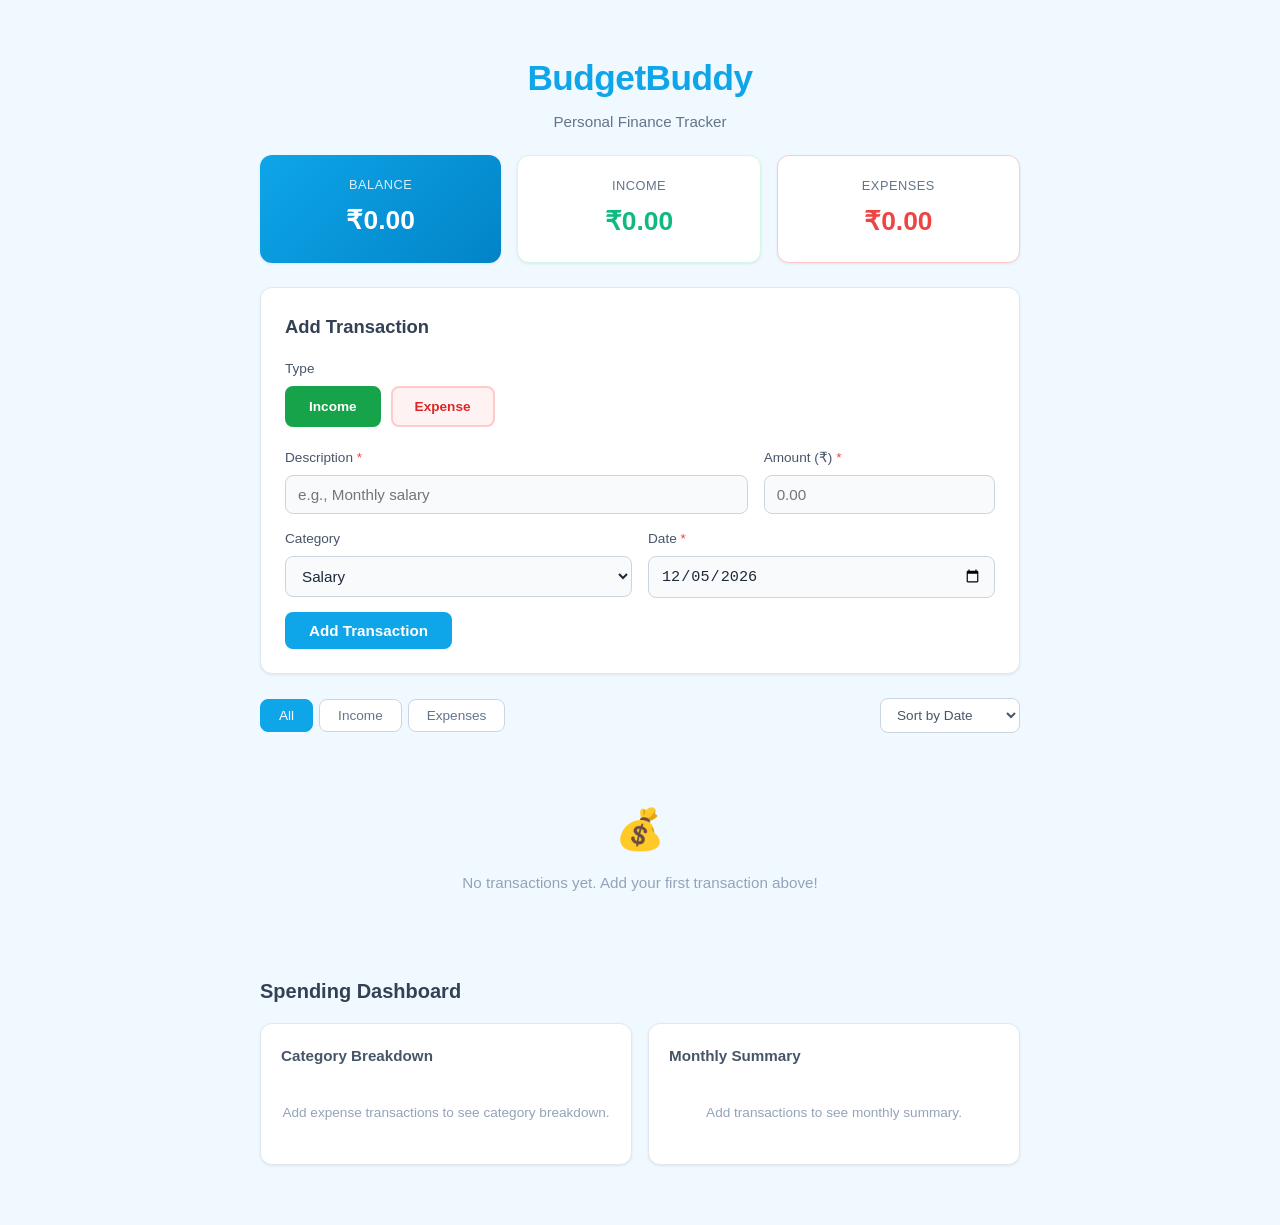
<file: ClassWork/Project/Project-Complete/BudgetBuddy/index.html>
<!DOCTYPE html>
<html lang="en">
<head>
  <meta charset="UTF-8">
  <meta name="viewport" content="width=device-width, initial-scale=1.0">
  <title>BudgetBuddy — Personal Finance Tracker</title>
  <link rel="stylesheet" href="style.css">
</head>
<body>
  <div class="app-container">

    <!-- ===== HEADER ===== -->
    <header class="app-header">
      <h1>BudgetBuddy</h1>
      <p class="subtitle">Personal Finance Tracker</p>
    </header>

    <!-- ===== SUMMARY CARDS ===== -->
    <section class="summary-section">
      <div class="summary-card card-balance">
        <span class="summary-label">Balance</span>
        <span class="summary-value" id="balance">&#8377;0.00</span>
      </div>
      <div class="summary-card card-income">
        <span class="summary-label">Income</span>
        <span class="summary-value" id="total-income">&#8377;0.00</span>
      </div>
      <div class="summary-card card-expense">
        <span class="summary-label">Expenses</span>
        <span class="summary-value" id="total-expenses">&#8377;0.00</span>
      </div>
    </section>

    <!-- ===== ADD TRANSACTION FORM ===== -->
    <section class="form-section">
      <h2>Add Transaction</h2>
      <form id="transaction-form">

        <div class="form-row">
          <div class="form-group flex-1">
            <label>Type</label>
            <div class="type-toggle">
              <label class="type-option">
                <input type="radio" name="txn-type" value="income" checked>
                <span class="type-badge type-income">Income</span>
              </label>
              <label class="type-option">
                <input type="radio" name="txn-type" value="expense">
                <span class="type-badge type-expense">Expense</span>
              </label>
            </div>
          </div>
        </div>

        <div class="form-row">
          <div class="form-group flex-2">
            <label for="txn-description">Description <span class="required">*</span></label>
            <input type="text" id="txn-description" placeholder="e.g., Monthly salary" required>
          </div>
          <div class="form-group flex-1">
            <label for="txn-amount">Amount (&#8377;) <span class="required">*</span></label>
            <input type="number" id="txn-amount" placeholder="0.00" min="0.01" step="0.01" required>
          </div>
        </div>

        <div class="form-row">
          <div class="form-group flex-1">
            <label for="txn-category">Category</label>
            <select id="txn-category">
              <!-- Options populated dynamically by JavaScript -->
            </select>
          </div>
          <div class="form-group flex-1">
            <label for="txn-date">Date <span class="required">*</span></label>
            <input type="date" id="txn-date" required>
          </div>
        </div>

        <div class="form-actions">
          <button type="submit" class="btn btn-primary">Add Transaction</button>
          <span id="form-error" class="error-message"></span>
        </div>
      </form>
    </section>

    <!-- ===== FILTER / SORT CONTROLS ===== -->
    <section class="controls-section">
      <div class="filter-tabs">
        <button class="filter-tab active" data-type="all">All</button>
        <button class="filter-tab" data-type="income">Income</button>
        <button class="filter-tab" data-type="expense">Expenses</button>
      </div>
      <div class="controls-right">
        <select id="sort-select" class="sort-select">
          <option value="date">Sort by Date</option>
          <option value="amount">Sort by Amount</option>
          <option value="description">Sort by Name</option>
        </select>
      </div>
    </section>

    <!-- ===== TRANSACTION LIST ===== -->
    <section class="transaction-section">
      <div id="transaction-list" class="transaction-list">
        <div class="empty-state" id="empty-state">
          <div class="empty-icon">💰</div>
          <p>No transactions yet. Add your first transaction above!</p>
        </div>
      </div>
    </section>

    <!-- ===== DASHBOARD ===== -->
    <section class="dashboard-section">
      <h2>Spending Dashboard</h2>
      <div class="dashboard-grid">

        <div class="dashboard-card">
          <h3>Category Breakdown</h3>
          <div id="category-breakdown" class="category-breakdown">
            <p class="placeholder-text">Add expense transactions to see category breakdown.</p>
          </div>
        </div>

        <div class="dashboard-card">
          <h3>Monthly Summary</h3>
          <div id="monthly-summary" class="monthly-summary">
            <p class="placeholder-text">Add transactions to see monthly summary.</p>
          </div>
        </div>

      </div>
    </section>

  </div>

  <script src="app.js"></script>
</body>
</html>
</file>
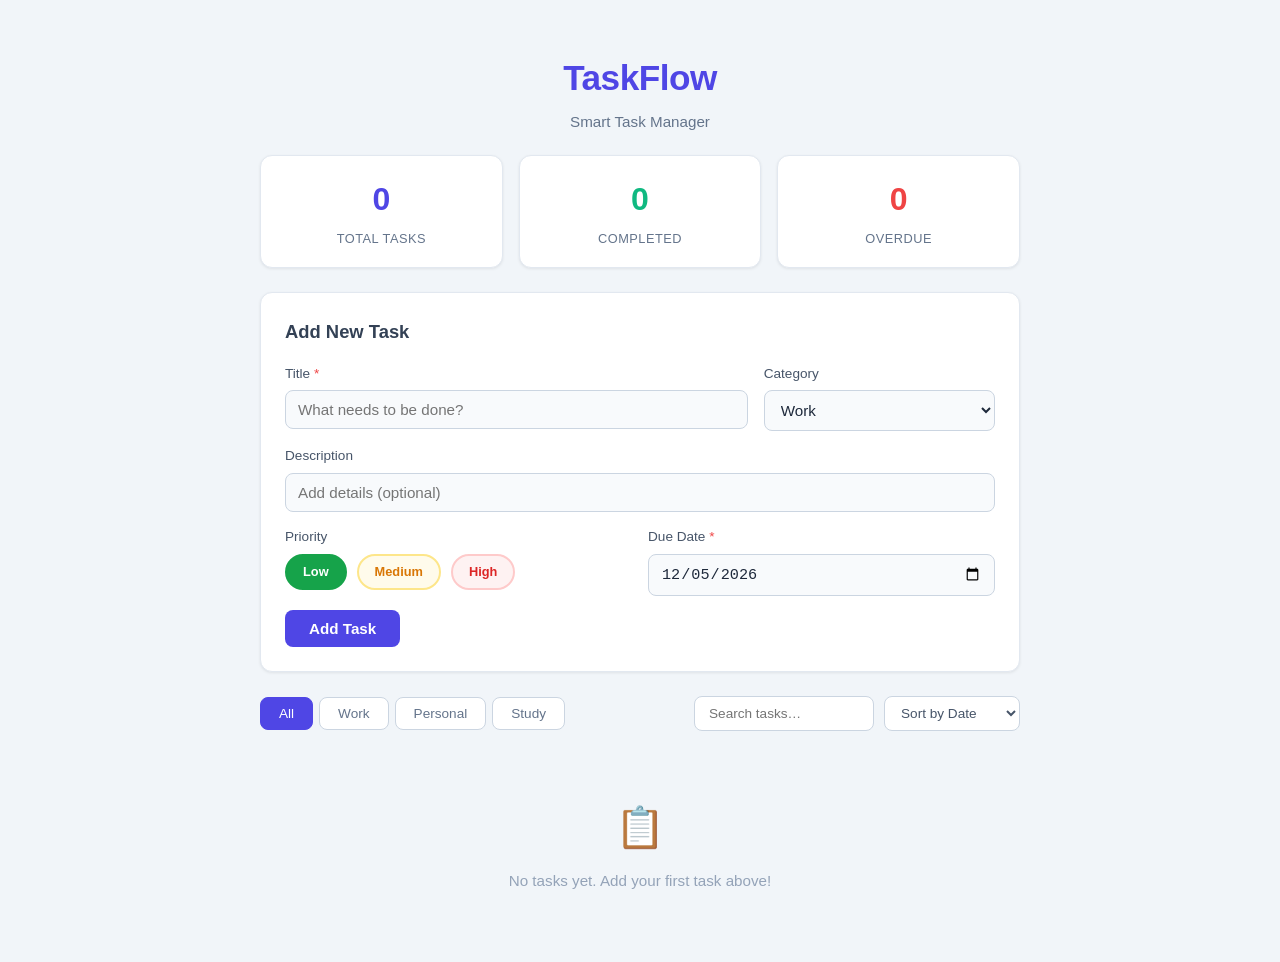
<file: ClassWork/Project/Project-Complete/TaskFlow/index.html>
<!DOCTYPE html>
<html lang="en">
<head>
  <meta charset="UTF-8">
  <meta name="viewport" content="width=device-width, initial-scale=1.0">
  <title>TaskFlow — Smart Task Manager</title>
  <link rel="stylesheet" href="style.css">
</head>
<body>
  <div class="app-container">

    <!-- ===== HEADER ===== -->
    <header class="app-header">
      <h1>TaskFlow</h1>
      <p class="subtitle">Smart Task Manager</p>
    </header>

    <!-- ===== STATISTICS BAR ===== -->
    <section class="stats-bar">
      <div class="stat-card">
        <span class="stat-value" id="total-tasks">0</span>
        <span class="stat-label">Total Tasks</span>
      </div>
      <div class="stat-card stat-completed">
        <span class="stat-value" id="completed-tasks">0</span>
        <span class="stat-label">Completed</span>
      </div>
      <div class="stat-card stat-overdue">
        <span class="stat-value" id="overdue-tasks">0</span>
        <span class="stat-label">Overdue</span>
      </div>
    </section>

    <!-- ===== ADD TASK FORM ===== -->
    <section class="form-section">
      <h2>Add New Task</h2>
      <form id="task-form">
        <div class="form-row">
          <div class="form-group flex-2">
            <label for="task-title">Title <span class="required">*</span></label>
            <input type="text" id="task-title" placeholder="What needs to be done?" required>
          </div>
          <div class="form-group flex-1">
            <label for="task-category">Category</label>
            <select id="task-category">
              <option value="Work">Work</option>
              <option value="Personal">Personal</option>
              <option value="Study">Study</option>
              <option value="Other">Other</option>
            </select>
          </div>
        </div>

        <div class="form-row">
          <div class="form-group flex-1">
            <label for="task-description">Description</label>
            <input type="text" id="task-description" placeholder="Add details (optional)">
          </div>
        </div>

        <div class="form-row">
          <div class="form-group flex-1">
            <label>Priority</label>
            <div class="priority-options">
              <label class="priority-option">
                <input type="radio" name="priority" value="Low" checked>
                <span class="priority-badge priority-low">Low</span>
              </label>
              <label class="priority-option">
                <input type="radio" name="priority" value="Medium">
                <span class="priority-badge priority-medium">Medium</span>
              </label>
              <label class="priority-option">
                <input type="radio" name="priority" value="High">
                <span class="priority-badge priority-high">High</span>
              </label>
            </div>
          </div>
          <div class="form-group flex-1">
            <label for="task-due-date">Due Date <span class="required">*</span></label>
            <input type="date" id="task-due-date" required>
          </div>
        </div>

        <div class="form-actions">
          <button type="submit" class="btn btn-primary">Add Task</button>
          <span id="form-error" class="error-message"></span>
        </div>
      </form>
    </section>

    <!-- ===== FILTERS / SEARCH / SORT ===== -->
    <section class="controls-section">
      <div class="filter-tabs">
        <button class="filter-tab active" data-category="All">All</button>
        <button class="filter-tab" data-category="Work">Work</button>
        <button class="filter-tab" data-category="Personal">Personal</button>
        <button class="filter-tab" data-category="Study">Study</button>
      </div>
      <div class="controls-right">
        <input type="text" id="search-input" placeholder="Search tasks…" class="search-input">
        <select id="sort-select" class="sort-select">
          <option value="date">Sort by Date</option>
          <option value="priority">Sort by Priority</option>
          <option value="title">Sort by Title</option>
        </select>
      </div>
    </section>

    <!-- ===== TASK LIST ===== -->
    <section class="task-list-section">
      <div id="task-list" class="task-list">
        <div class="empty-state" id="empty-state">
          <div class="empty-icon">📋</div>
          <p>No tasks yet. Add your first task above!</p>
        </div>
      </div>
    </section>

  </div>

  <script src="app.js"></script>
</body>
</html>
</file>
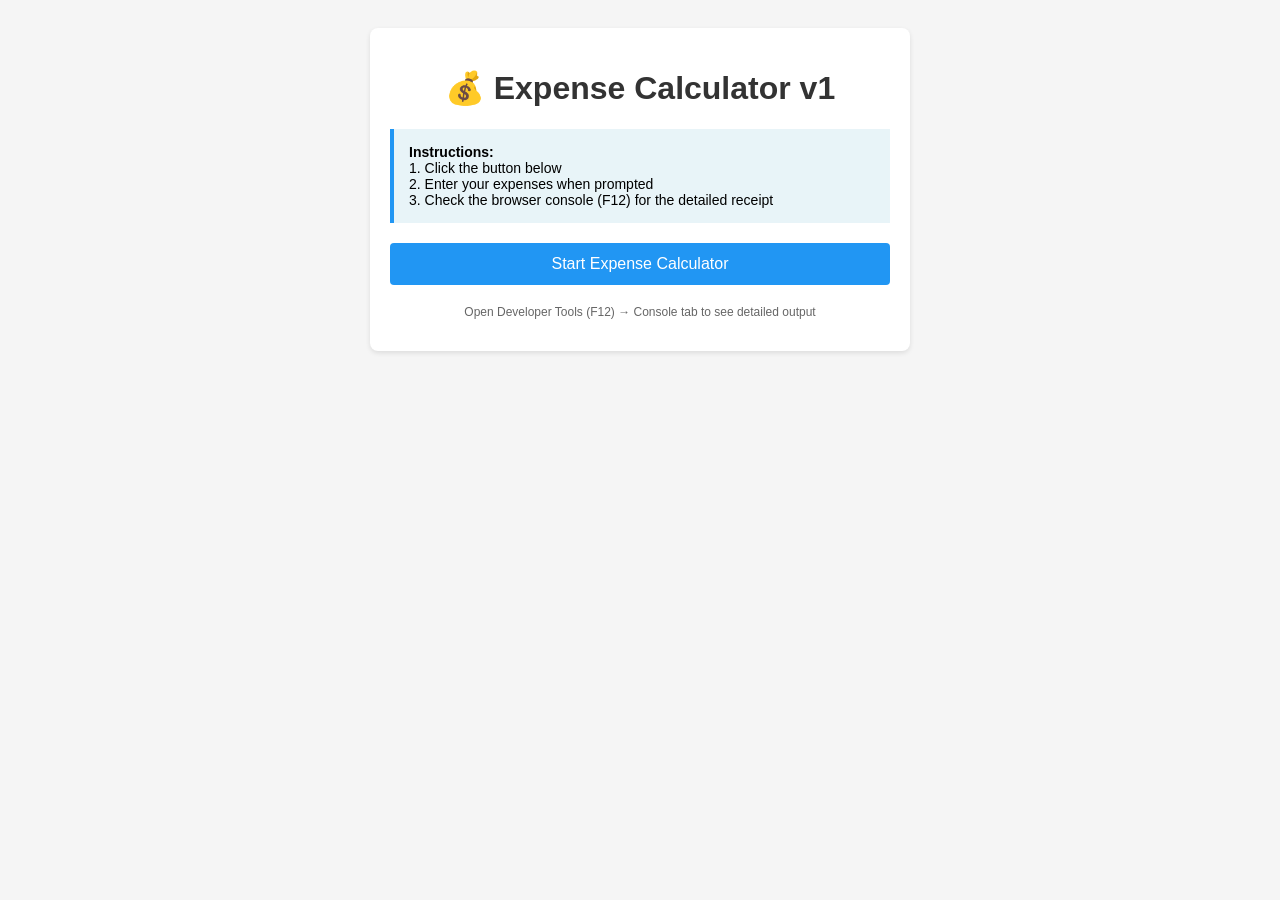
<file: ClassWork/Tasks/713-TIME-RIDE/practical1.html>
<!DOCTYPE html>
<html lang="en">
<head>
    <meta charset="UTF-8">
    <meta name="viewport" content="width=device-width, initial-scale=1.0">
    <title>Expense Calculator v1 - Alert Based</title>
    <style>
        body {
            font-family: Arial, sans-serif;
            padding: 20px;
            background-color: #f5f5f5;
        }
        .container {
            background: white;
            padding: 20px;
            border-radius: 8px;
            max-width: 500px;
            margin: 0 auto;
            box-shadow: 0 2px 5px rgba(0,0,0,0.1);
        }
        h1 { color: #333; text-align: center; }
        .info {
            background: #e8f4f8;
            padding: 15px;
            border-left: 4px solid #2196F3;
            margin: 20px 0;
            font-size: 14px;
        }
        button {
            background: #2196F3;
            color: white;
            padding: 12px 30px;
            border: none;
            border-radius: 4px;
            cursor: pointer;
            font-size: 16px;
            width: 100%;
        }
        button:hover { background: #0b7dda; }
        .footer {
            text-align: center;
            margin-top: 20px;
            color: #666;
            font-size: 12px;
        }
    </style>
</head>
<body>
    <div class="container">
        <h1>💰 Expense Calculator v1</h1>
        
        <div class="info">
            <strong>Instructions:</strong><br>
            1. Click the button below<br>
            2. Enter your expenses when prompted<br>
            3. Check the browser console (F12) for the detailed receipt
        </div>
        
        <button onclick="calculateExpenses()">Start Expense Calculator</button>
        
        <div class="footer">
            <p>Open Developer Tools (F12) → Console tab to see detailed output</p>
        </div>
    </div>

    <script>
        function calculateExpenses() {
            // Get expenses from user via prompt
            const groceries = parseFloat(prompt("Enter grocery expenses (₹):") || 0);
            const transportation = parseFloat(prompt("Enter transportation expenses (₹):") || 0);
            const entertainment = parseFloat(prompt("Enter entertainment expenses (₹):") || 0);
            const utilities = parseFloat(prompt("Enter utilities expenses (₹):") || 0);

            // Validate input
            if (isNaN(groceries) || isNaN(transportation) || isNaN(entertainment) || isNaN(utilities)) {
                alert("Invalid input! Please enter valid numbers.");
                return;
            }

            // Calculate totals
            const subtotal = groceries + transportation + entertainment + utilities;
            const taxRate = 0.05;  // 5% tax
            const tax = subtotal * taxRate;
            const total = subtotal + tax;

            // Generate receipt (using all Week 1 concepts)
            console.clear();
            console.log("════════════════════════════════════════");
            console.log("         💳 EXPENSE RECEIPT              ");
            console.log("════════════════════════════════════════");
            console.log("");
            console.log("ITEMIZED EXPENSES:");
            console.log("-".repeat(40));
            console.log(`Groceries           : ₹${groceries.toFixed(2)}`);
            console.log(`Transportation      : ₹${transportation.toFixed(2)}`);
            console.log(`Entertainment       : ₹${entertainment.toFixed(2)}`);
            console.log(`Utilities           : ₹${utilities.toFixed(2)}`);
            console.log("-".repeat(40));
            console.log(`Subtotal            : ₹${subtotal.toFixed(2)}`);
            console.log(`Tax (5%)            : ₹${tax.toFixed(2)}`);
            console.log("=".repeat(40));
            console.log(`TOTAL               : ₹${total.toFixed(2)}`);
            console.log("=".repeat(40));
            
            // Additional analysis
            const highestCategory = Math.max(groceries, transportation, entertainment, utilities);
            let categoryName = "";
            if (highestCategory === groceries) categoryName = "Groceries";
            else if (highestCategory === transportation) categoryName = "Transportation";
            else if (highestCategory === entertainment) categoryName = "Entertainment";
            else categoryName = "Utilities";
            
            console.log("");
            console.log("📊 ANALYSIS:");
            console.log(`Highest expense: ${categoryName} (₹${highestCategory.toFixed(2)})`);
            console.log(`Average per category: ₹${(subtotal / 4).toFixed(2)}`);
            const savingsTip = total * 0.1;
            console.log(`💡 Tip: Save 10% next month (₹${savingsTip.toFixed(2)})`);
            console.log("");
            
            // Alert user
            alert(`✅ Receipt generated!\n\nTotal Expenses: ₹${total.toFixed(2)}\n\nCheck console (F12) for detailed receipt`);
        }
    </script>
</body>
</html>
</file>
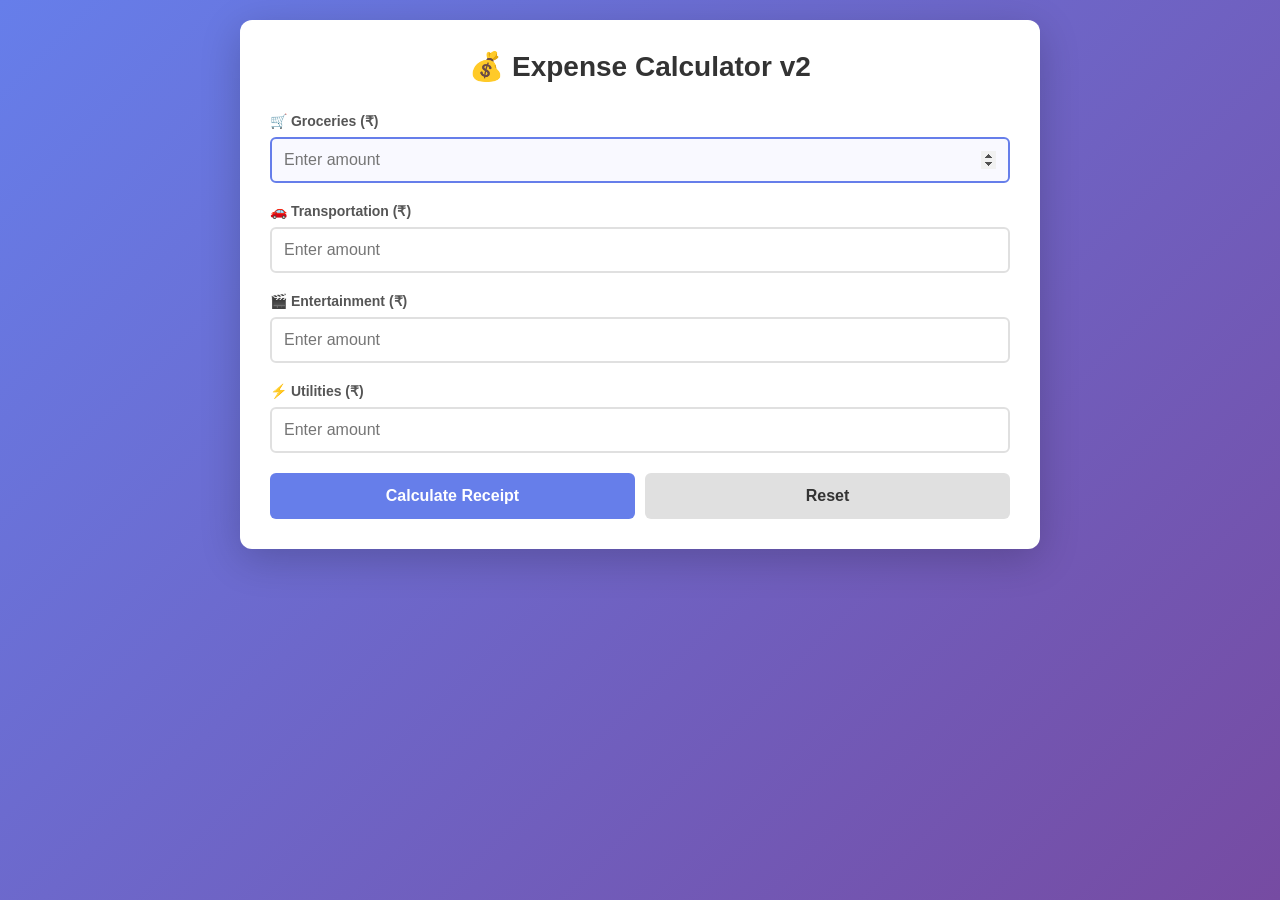
<file: ClassWork/Tasks/713-TIME-RIDE/practical2.html>
<!DOCTYPE html>
<html lang="en">
<head>
    <meta charset="UTF-8">
    <meta name="viewport" content="width=device-width, initial-scale=1.0">
    <title>Expense Calculator v2 - Interactive Form</title>
    <style>
        * { margin: 0; padding: 0; box-sizing: border-box; }
        
        body {
            font-family: 'Segoe UI', Tahoma, Geneva, Verdana, sans-serif;
            background: linear-gradient(135deg, #667eea 0%, #764ba2 100%);
            min-height: 100vh;
            padding: 20px;
        }
        
        .container {
            max-width: 800px;
            margin: 0 auto;
        }
        
        .card {
            background: white;
            border-radius: 12px;
            box-shadow: 0 10px 40px rgba(0,0,0,0.2);
            padding: 30px;
            margin-bottom: 20px;
        }
        
        h1 {
            color: #333;
            text-align: center;
            margin-bottom: 30px;
            font-size: 28px;
        }
        
        .form-group {
            margin-bottom: 20px;
        }
        
        label {
            display: block;
            margin-bottom: 8px;
            color: #555;
            font-weight: 600;
            font-size: 14px;
        }
        
        input {
            width: 100%;
            padding: 12px;
            border: 2px solid #e0e0e0;
            border-radius: 6px;
            font-size: 16px;
            transition: border-color 0.3s;
        }
        
        input:focus {
            outline: none;
            border-color: #667eea;
            background: #f9f9ff;
        }
        
        .button-group {
            display: flex;
            gap: 10px;
        }
        
        button {
            flex: 1;
            padding: 14px;
            border: none;
            border-radius: 6px;
            font-size: 16px;
            font-weight: bold;
            cursor: pointer;
            transition: all 0.3s;
        }
        
        .btn-calculate {
            background: #667eea;
            color: white;
        }
        
        .btn-calculate:hover {
            background: #5568d3;
            transform: translateY(-2px);
            box-shadow: 0 5px 15px rgba(102, 126, 234, 0.4);
        }
        
        .btn-reset {
            background: #e0e0e0;
            color: #333;
        }
        
        .btn-reset:hover {
            background: #d0d0d0;
        }
        
        .results {
            display: none;
        }
        
        .results.show {
            display: block;
        }
        
        .receipt {
            background: #f9f9f9;
            border: 2px dashed #667eea;
            border-radius: 8px;
            padding: 20px;
            margin-bottom: 20px;
            font-family: 'Courier New', monospace;
            white-space: pre-wrap;
            line-height: 1.8;
            color: #333;
            font-size: 14px;
        }
        
        .summary {
            display: grid;
            grid-template-columns: 1fr 1fr;
            gap: 15px;
            margin-bottom: 20px;
        }
        
        .summary-item {
            background: #f0f4ff;
            padding: 15px;
            border-radius: 6px;
            text-align: center;
            border-left: 4px solid #667eea;
        }
        
        .summary-label {
            color: #666;
            font-size: 12px;
            text-transform: uppercase;
            margin-bottom: 5px;
        }
        
        .summary-value {
            color: #667eea;
            font-size: 24px;
            font-weight: bold;
        }
        
        .error {
            background: #ffebee;
            color: #c62828;
            padding: 12px;
            border-radius: 6px;
            margin-bottom: 15px;
            display: none;
        }
        
        .error.show {
            display: block;
        }
    </style>
</head>
<body>
    <div class="container">
        <div class="card">
            <h1>💰 Expense Calculator v2</h1>
            
            <div class="error" id="errorMsg"></div>
            
            <div id="inputForm">
                <div class="form-group">
                    <label for="groceries">🛒 Groceries (₹)</label>
                    <input type="number" id="groceries" placeholder="Enter amount" min="0" step="0.01">
                </div>
                
                <div class="form-group">
                    <label for="transport">🚗 Transportation (₹)</label>
                    <input type="number" id="transport" placeholder="Enter amount" min="0" step="0.01">
                </div>
                
                <div class="form-group">
                    <label for="entertainment">🎬 Entertainment (₹)</label>
                    <input type="number" id="entertainment" placeholder="Enter amount" min="0" step="0.01">
                </div>
                
                <div class="form-group">
                    <label for="utilities">⚡ Utilities (₹)</label>
                    <input type="number" id="utilities" placeholder="Enter amount" min="0" step="0.01">
                </div>
                
                <div class="button-group">
                    <button class="btn-calculate" onclick="calculateExpenses()">Calculate Receipt</button>
                    <button class="btn-reset" onclick="resetForm()">Reset</button>
                </div>
            </div>
            
            <div class="results" id="results">
                <h2 style="margin-bottom: 20px; color: #333;">📋 Receipt & Summary</h2>
                
                <div class="receipt" id="receiptDisplay"></div>
                
                <div class="summary">
                    <div class="summary-item">
                        <div class="summary-label">Subtotal</div>
                        <div class="summary-value" id="subtotalDisplay">₹0.00</div>
                    </div>
                    <div class="summary-item">
                        <div class="summary-label">Total (with Tax)</div>
                        <div class="summary-value" id="totalDisplay">₹0.00</div>
                    </div>
                    <div class="summary-item">
                        <div class="summary-label">Highest Expense</div>
                        <div class="summary-value" id="highestDisplay">N/A</div>
                    </div>
                    <div class="summary-item">
                        <div class="summary-label">Daily Average</div>
                        <div class="summary-value" id="averageDisplay">₹0.00</div>
                    </div>
                </div>
                
                <input type="text" id="textReceipt" placeholder="Receipt summary (auto-filled)" readonly style="background: #f9f9f9; color: #666;">
            </div>
        </div>
    </div>

    <script>
        function calculateExpenses() {
            // Get input values
            const groceries = parseFloat(document.getElementById('groceries').value) || 0;
            const transport = parseFloat(document.getElementById('transport').value) || 0;
            const entertainment = parseFloat(document.getElementById('entertainment').value) || 0;
            const utilities = parseFloat(document.getElementById('utilities').value) || 0;

            // Validate input
            if (groceries < 0 || transport < 0 || entertainment < 0 || utilities < 0) {
                showError("Amounts cannot be negative!");
                return;
            }

            if (groceries === 0 && transport === 0 && entertainment === 0 && utilities === 0) {
                showError("Please enter at least one expense!");
                return;
            }

            clearError();

            // Calculate totals
            const subtotal = groceries + transport + entertainment + utilities;
            const taxRate = 0.05;
            const tax = subtotal * taxRate;
            const total = subtotal + tax;

            // Find highest category
            const expenses = [
                { name: "Groceries", amount: groceries },
                { name: "Transportation", amount: transport },
                { name: "Entertainment", amount: entertainment },
                { name: "Utilities", amount: utilities }
            ];
            const highest = expenses.reduce((prev, current) => 
                (prev.amount > current.amount) ? prev : current
            );

            // Assuming 30-day month
            const dailyAverage = total / 30;

            // Build receipt
            let receipt = "════════════════════════════════════════\n";
            receipt += "         💳 EXPENSE RECEIPT              \n";
            receipt += "════════════════════════════════════════\n\n";
            receipt += "ITEMIZED EXPENSES:\n";
            receipt += "────────────────────────────────────────\n";
            receipt += `🛒 Groceries          : ₹${groceries.toFixed(2)}\n`;
            receipt += `🚗 Transportation     : ₹${transport.toFixed(2)}\n`;
            receipt += `🎬 Entertainment      : ₹${entertainment.toFixed(2)}\n`;
            receipt += `⚡ Utilities          : ₹${utilities.toFixed(2)}\n`;
            receipt += "────────────────────────────────────────\n";
            receipt += `Subtotal              : ₹${subtotal.toFixed(2)}\n`;
            receipt += `Tax (5%)              : ₹${tax.toFixed(2)}\n`;
            receipt += "════════════════════════════════════════\n";
            receipt += `TOTAL                 : ₹${total.toFixed(2)}\n`;
            receipt += "════════════════════════════════════════\n";

            // Display results
            document.getElementById('receiptDisplay').textContent = receipt;
            document.getElementById('subtotalDisplay').textContent = `₹${subtotal.toFixed(2)}`;
            document.getElementById('totalDisplay').textContent = `₹${total.toFixed(2)}`;
            document.getElementById('highestDisplay').textContent = `${highest.name} (₹${highest.amount.toFixed(2)})`;
            document.getElementById('averageDisplay').textContent = `₹${dailyAverage.toFixed(2)}/day`;
            document.getElementById('textReceipt').value = `Total: ₹${total.toFixed(2)} | Highest: ${highest.name}`;
            
            document.getElementById('results').classList.add('show');
        }

        function resetForm() {
            document.getElementById('groceries').value = '';
            document.getElementById('transport').value = '';
            document.getElementById('entertainment').value = '';
            document.getElementById('utilities').value = '';
            document.getElementById('results').classList.remove('show');
            clearError();
            document.getElementById('groceries').focus();
        }

        function showError(msg) {
            const errorDiv = document.getElementById('errorMsg');
            errorDiv.textContent = msg;
            errorDiv.classList.add('show');
        }

        function clearError() {
            const errorDiv = document.getElementById('errorMsg');
            errorDiv.classList.remove('show');
        }

        // Auto-focus first input on page load
        window.onload = function() {
            document.getElementById('groceries').focus();
        };
    </script>
</body>
</html>
</file>
<file: ClassWork/Project/Project-Complete/BudgetBuddy/style.css>
/* ============================================================
   BUDGETBUDDY — Personal Finance Tracker
   Complete Stylesheet (Students do NOT modify this file)
   ============================================================ */

/* ----- Reset & Base ----- */
*,
*::before,
*::after {
  margin: 0;
  padding: 0;
  box-sizing: border-box;
}

body {
  font-family: 'Segoe UI', Tahoma, Geneva, Verdana, sans-serif;
  background-color: #f0f9ff;
  color: #1e293b;
  line-height: 1.6;
  min-height: 100vh;
}

/* ----- App Container ----- */
.app-container {
  max-width: 800px;
  margin: 0 auto;
  padding: 20px;
}

/* ----- Header ----- */
.app-header {
  text-align: center;
  padding: 30px 0 20px;
}

.app-header h1 {
  font-size: 2.2rem;
  font-weight: 700;
  color: #0ea5e9;
  letter-spacing: -0.5px;
}

.app-header .subtitle {
  color: #64748b;
  font-size: 0.95rem;
  margin-top: 4px;
}

/* ----- Summary Cards ----- */
.summary-section {
  display: flex;
  gap: 16px;
  margin-bottom: 24px;
}

.summary-card {
  flex: 1;
  border-radius: 12px;
  padding: 20px;
  text-align: center;
  box-shadow: 0 1px 3px rgba(0, 0, 0, 0.08);
}

.card-balance {
  background: linear-gradient(135deg, #0ea5e9, #0284c7);
  color: #ffffff;
}

.card-income {
  background: #ffffff;
  border: 1px solid #d1fae5;
}

.card-expense {
  background: #ffffff;
  border: 1px solid #fecaca;
}

.summary-label {
  display: block;
  font-size: 0.8rem;
  text-transform: uppercase;
  letter-spacing: 0.5px;
  margin-bottom: 4px;
}

.card-balance .summary-label {
  color: rgba(255, 255, 255, 0.85);
}

.card-income .summary-label {
  color: #64748b;
}

.card-expense .summary-label {
  color: #64748b;
}

.summary-value {
  display: block;
  font-size: 1.65rem;
  font-weight: 700;
}

.card-balance .summary-value {
  color: #ffffff;
}

.card-income .summary-value {
  color: #10b981;
}

.card-expense .summary-value {
  color: #ef4444;
}

/* ----- Form Section ----- */
.form-section {
  background: #ffffff;
  border-radius: 12px;
  padding: 24px;
  margin-bottom: 24px;
  box-shadow: 0 1px 3px rgba(0, 0, 0, 0.08);
  border: 1px solid #e2e8f0;
}

.form-section h2 {
  font-size: 1.15rem;
  font-weight: 600;
  color: #334155;
  margin-bottom: 16px;
}

.form-row {
  display: flex;
  gap: 16px;
  margin-bottom: 14px;
}

.form-group {
  display: flex;
  flex-direction: column;
}

.form-group.flex-1 {
  flex: 1;
}

.form-group.flex-2 {
  flex: 2;
}

.form-group label {
  font-size: 0.85rem;
  font-weight: 500;
  color: #475569;
  margin-bottom: 6px;
}

.required {
  color: #ef4444;
}

.form-group input[type="text"],
.form-group input[type="number"],
.form-group input[type="date"],
.form-group select {
  padding: 10px 12px;
  border: 1px solid #cbd5e1;
  border-radius: 8px;
  font-size: 0.95rem;
  color: #1e293b;
  background: #f8fafc;
  transition: border-color 0.2s, box-shadow 0.2s;
}

.form-group input:focus,
.form-group select:focus {
  outline: none;
  border-color: #0ea5e9;
  box-shadow: 0 0 0 3px rgba(14, 165, 233, 0.12);
}

/* Type toggle */
.type-toggle {
  display: flex;
  gap: 10px;
}

.type-option {
  cursor: pointer;
}

.type-option input[type="radio"] {
  display: none;
}

.type-badge {
  display: inline-block;
  padding: 8px 22px;
  border-radius: 8px;
  font-size: 0.85rem;
  font-weight: 600;
  border: 2px solid transparent;
  transition: all 0.2s;
}

.type-income {
  background: #f0fdf4;
  color: #16a34a;
  border-color: #bbf7d0;
}

.type-expense {
  background: #fef2f2;
  color: #dc2626;
  border-color: #fecaca;
}

.type-option input:checked + .type-income {
  background: #16a34a;
  color: #ffffff;
  border-color: #16a34a;
}

.type-option input:checked + .type-expense {
  background: #dc2626;
  color: #ffffff;
  border-color: #dc2626;
}

/* Form actions */
.form-actions {
  display: flex;
  align-items: center;
  gap: 16px;
  margin-top: 4px;
}

.btn {
  padding: 10px 24px;
  border: none;
  border-radius: 8px;
  font-size: 0.95rem;
  font-weight: 600;
  cursor: pointer;
  transition: background-color 0.2s, transform 0.1s;
}

.btn:active {
  transform: scale(0.97);
}

.btn-primary {
  background-color: #0ea5e9;
  color: #ffffff;
}

.btn-primary:hover {
  background-color: #0284c7;
}

.error-message {
  color: #ef4444;
  font-size: 0.85rem;
  display: none;
}

/* ----- Controls Section ----- */
.controls-section {
  display: flex;
  justify-content: space-between;
  align-items: center;
  flex-wrap: wrap;
  gap: 12px;
  margin-bottom: 16px;
}

.filter-tabs {
  display: flex;
  gap: 6px;
}

.filter-tab {
  padding: 8px 18px;
  border: 1px solid #cbd5e1;
  border-radius: 8px;
  background: #ffffff;
  color: #64748b;
  font-size: 0.85rem;
  font-weight: 500;
  cursor: pointer;
  transition: all 0.2s;
}

.filter-tab:hover {
  border-color: #0ea5e9;
  color: #0ea5e9;
}

.filter-tab.active {
  background: #0ea5e9;
  color: #ffffff;
  border-color: #0ea5e9;
}

.controls-right {
  display: flex;
  gap: 10px;
}

.sort-select {
  padding: 8px 12px;
  border: 1px solid #cbd5e1;
  border-radius: 8px;
  font-size: 0.85rem;
  background: #ffffff;
  color: #475569;
  cursor: pointer;
}

.sort-select:focus {
  outline: none;
  border-color: #0ea5e9;
}

/* ----- Transaction List ----- */
.transaction-section {
  min-height: 100px;
  margin-bottom: 32px;
}

.transaction-list {
  display: flex;
  flex-direction: column;
  gap: 8px;
}

/* Empty state */
.empty-state {
  text-align: center;
  padding: 48px 20px;
  color: #94a3b8;
}

.empty-icon {
  font-size: 2.5rem;
  margin-bottom: 10px;
}

.empty-state p {
  font-size: 0.95rem;
}

/* ----- Transaction Card ----- */
.transaction-card {
  display: flex;
  align-items: center;
  justify-content: space-between;
  background: #ffffff;
  border-radius: 10px;
  padding: 14px 16px;
  box-shadow: 0 1px 3px rgba(0, 0, 0, 0.06);
  border: 1px solid #e2e8f0;
  transition: box-shadow 0.2s;
  animation: slideIn 0.25s ease-out;
}

@keyframes slideIn {
  from {
    opacity: 0;
    transform: translateY(-8px);
  }
  to {
    opacity: 1;
    transform: translateY(0);
  }
}

.transaction-card:hover {
  box-shadow: 0 4px 12px rgba(0, 0, 0, 0.08);
}

.transaction-card.income-card {
  border-left: 4px solid #10b981;
}

.transaction-card.expense-card {
  border-left: 4px solid #ef4444;
}

.txn-left {
  display: flex;
  align-items: center;
  gap: 14px;
  flex: 1;
  min-width: 0;
}

.txn-icon {
  width: 40px;
  height: 40px;
  min-width: 40px;
  border-radius: 10px;
  display: flex;
  align-items: center;
  justify-content: center;
  font-size: 1.1rem;
}

.txn-icon.icon-income {
  background: #f0fdf4;
}

.txn-icon.icon-expense {
  background: #fef2f2;
}

.txn-info {
  flex: 1;
  min-width: 0;
}

.txn-description {
  font-size: 0.95rem;
  font-weight: 600;
  color: #1e293b;
  word-wrap: break-word;
}

.txn-meta {
  display: flex;
  gap: 10px;
  align-items: center;
  margin-top: 2px;
}

.txn-category-badge {
  font-size: 0.7rem;
  font-weight: 600;
  padding: 2px 8px;
  border-radius: 10px;
  text-transform: uppercase;
  letter-spacing: 0.3px;
  background: #f1f5f9;
  color: #64748b;
}

.txn-date {
  font-size: 0.78rem;
  color: #94a3b8;
}

.txn-right {
  display: flex;
  align-items: center;
  gap: 12px;
}

.txn-amount {
  font-size: 1.05rem;
  font-weight: 700;
  white-space: nowrap;
}

.txn-amount.amount-income {
  color: #10b981;
}

.txn-amount.amount-expense {
  color: #ef4444;
}

.btn-delete {
  background: none;
  border: none;
  color: #cbd5e1;
  font-size: 1.1rem;
  cursor: pointer;
  padding: 4px 8px;
  border-radius: 6px;
  transition: all 0.2s;
}

.btn-delete:hover {
  color: #ef4444;
  background: #fef2f2;
}

/* ----- Dashboard ----- */
.dashboard-section {
  margin-bottom: 40px;
}

.dashboard-section h2 {
  font-size: 1.25rem;
  font-weight: 600;
  color: #334155;
  margin-bottom: 16px;
}

.dashboard-grid {
  display: grid;
  grid-template-columns: 1fr 1fr;
  gap: 16px;
}

.dashboard-card {
  background: #ffffff;
  border-radius: 12px;
  padding: 20px;
  box-shadow: 0 1px 3px rgba(0, 0, 0, 0.08);
  border: 1px solid #e2e8f0;
}

.dashboard-card h3 {
  font-size: 0.95rem;
  font-weight: 600;
  color: #475569;
  margin-bottom: 14px;
}

.placeholder-text {
  color: #94a3b8;
  font-size: 0.85rem;
  text-align: center;
  padding: 20px 0;
}

/* Category breakdown bar */
.category-bar {
  margin-bottom: 12px;
}

.category-bar-header {
  display: flex;
  justify-content: space-between;
  align-items: center;
  margin-bottom: 4px;
}

.category-bar-name {
  font-size: 0.82rem;
  font-weight: 500;
  color: #334155;
}

.category-bar-amount {
  font-size: 0.82rem;
  font-weight: 600;
  color: #475569;
}

.category-bar-track {
  height: 8px;
  background: #f1f5f9;
  border-radius: 4px;
  overflow: hidden;
}

.category-bar-fill {
  height: 100%;
  border-radius: 4px;
  background: linear-gradient(90deg, #0ea5e9, #38bdf8);
  transition: width 0.4s ease;
}

.category-bar-percentage {
  font-size: 0.72rem;
  color: #94a3b8;
  margin-top: 2px;
  text-align: right;
}

/* Monthly summary */
.monthly-row {
  display: flex;
  justify-content: space-between;
  align-items: center;
  padding: 10px 0;
  border-bottom: 1px solid #f1f5f9;
}

.monthly-row:last-child {
  border-bottom: none;
}

.monthly-label {
  font-size: 0.88rem;
  font-weight: 600;
  color: #334155;
}

.monthly-values {
  display: flex;
  gap: 16px;
  font-size: 0.82rem;
}

.monthly-income {
  color: #10b981;
  font-weight: 600;
}

.monthly-expense {
  color: #ef4444;
  font-weight: 600;
}

.monthly-balance {
  font-weight: 700;
  color: #0ea5e9;
}

/* ----- Responsive ----- */
@media (max-width: 640px) {
  .app-container {
    padding: 12px;
  }

  .summary-section {
    flex-direction: column;
    gap: 10px;
  }

  .form-row {
    flex-direction: column;
    gap: 10px;
  }

  .controls-section {
    flex-direction: column;
    align-items: stretch;
  }

  .dashboard-grid {
    grid-template-columns: 1fr;
  }

  .txn-meta {
    flex-direction: column;
    align-items: flex-start;
    gap: 2px;
  }

  .filter-tabs {
    flex-wrap: wrap;
  }
}
</file>
<file: ClassWork/Project/Project-Complete/TaskFlow/style.css>
/* ============================================================
   TASKFLOW — Smart Task Manager
   Complete Stylesheet (Students do NOT modify this file)
   ============================================================ */

/* ----- Reset & Base ----- */
*,
*::before,
*::after {
  margin: 0;
  padding: 0;
  box-sizing: border-box;
}

body {
  font-family: 'Segoe UI', Tahoma, Geneva, Verdana, sans-serif;
  background-color: #f1f5f9;
  color: #1e293b;
  line-height: 1.6;
  min-height: 100vh;
}

/* ----- App Container ----- */
.app-container {
  max-width: 800px;
  margin: 0 auto;
  padding: 20px;
}

/* ----- Header ----- */
.app-header {
  text-align: center;
  padding: 30px 0 20px;
}

.app-header h1 {
  font-size: 2.2rem;
  font-weight: 700;
  color: #4f46e5;
  letter-spacing: -0.5px;
}

.app-header .subtitle {
  color: #64748b;
  font-size: 0.95rem;
  margin-top: 4px;
}

/* ----- Statistics Bar ----- */
.stats-bar {
  display: flex;
  gap: 16px;
  margin-bottom: 24px;
}

.stat-card {
  flex: 1;
  background: #ffffff;
  border-radius: 12px;
  padding: 18px;
  text-align: center;
  box-shadow: 0 1px 3px rgba(0, 0, 0, 0.08);
  border: 1px solid #e2e8f0;
}

.stat-value {
  display: block;
  font-size: 2rem;
  font-weight: 700;
  color: #4f46e5;
}

.stat-completed .stat-value {
  color: #10b981;
}

.stat-overdue .stat-value {
  color: #ef4444;
}

.stat-label {
  display: block;
  font-size: 0.8rem;
  color: #64748b;
  text-transform: uppercase;
  letter-spacing: 0.5px;
  margin-top: 4px;
}

/* ----- Form Section ----- */
.form-section {
  background: #ffffff;
  border-radius: 12px;
  padding: 24px;
  margin-bottom: 24px;
  box-shadow: 0 1px 3px rgba(0, 0, 0, 0.08);
  border: 1px solid #e2e8f0;
}

.form-section h2 {
  font-size: 1.15rem;
  font-weight: 600;
  color: #334155;
  margin-bottom: 16px;
}

.form-row {
  display: flex;
  gap: 16px;
  margin-bottom: 14px;
}

.form-group {
  display: flex;
  flex-direction: column;
}

.form-group.flex-1 {
  flex: 1;
}

.form-group.flex-2 {
  flex: 2;
}

.form-group label {
  font-size: 0.85rem;
  font-weight: 500;
  color: #475569;
  margin-bottom: 6px;
}

.required {
  color: #ef4444;
}

.form-group input[type="text"],
.form-group input[type="date"],
.form-group select {
  padding: 10px 12px;
  border: 1px solid #cbd5e1;
  border-radius: 8px;
  font-size: 0.95rem;
  color: #1e293b;
  background: #f8fafc;
  transition: border-color 0.2s, box-shadow 0.2s;
}

.form-group input:focus,
.form-group select:focus {
  outline: none;
  border-color: #4f46e5;
  box-shadow: 0 0 0 3px rgba(79, 70, 229, 0.12);
}

/* Priority radio buttons */
.priority-options {
  display: flex;
  gap: 10px;
}

.priority-option {
  cursor: pointer;
}

.priority-option input[type="radio"] {
  display: none;
}

.priority-badge {
  display: inline-block;
  padding: 6px 16px;
  border-radius: 20px;
  font-size: 0.8rem;
  font-weight: 600;
  border: 2px solid transparent;
  transition: all 0.2s;
}

.priority-low {
  background: #f0fdf4;
  color: #16a34a;
  border-color: #bbf7d0;
}

.priority-medium {
  background: #fffbeb;
  color: #d97706;
  border-color: #fde68a;
}

.priority-high {
  background: #fef2f2;
  color: #dc2626;
  border-color: #fecaca;
}

.priority-option input:checked + .priority-low {
  background: #16a34a;
  color: #ffffff;
  border-color: #16a34a;
}

.priority-option input:checked + .priority-medium {
  background: #d97706;
  color: #ffffff;
  border-color: #d97706;
}

.priority-option input:checked + .priority-high {
  background: #dc2626;
  color: #ffffff;
  border-color: #dc2626;
}

/* Form actions */
.form-actions {
  display: flex;
  align-items: center;
  gap: 16px;
  margin-top: 4px;
}

.btn {
  padding: 10px 24px;
  border: none;
  border-radius: 8px;
  font-size: 0.95rem;
  font-weight: 600;
  cursor: pointer;
  transition: background-color 0.2s, transform 0.1s;
}

.btn:active {
  transform: scale(0.97);
}

.btn-primary {
  background-color: #4f46e5;
  color: #ffffff;
}

.btn-primary:hover {
  background-color: #4338ca;
}

.error-message {
  color: #ef4444;
  font-size: 0.85rem;
  display: none;
}

/* ----- Controls Section ----- */
.controls-section {
  display: flex;
  justify-content: space-between;
  align-items: center;
  flex-wrap: wrap;
  gap: 12px;
  margin-bottom: 16px;
}

.filter-tabs {
  display: flex;
  gap: 6px;
}

.filter-tab {
  padding: 8px 18px;
  border: 1px solid #cbd5e1;
  border-radius: 8px;
  background: #ffffff;
  color: #64748b;
  font-size: 0.85rem;
  font-weight: 500;
  cursor: pointer;
  transition: all 0.2s;
}

.filter-tab:hover {
  border-color: #4f46e5;
  color: #4f46e5;
}

.filter-tab.active {
  background: #4f46e5;
  color: #ffffff;
  border-color: #4f46e5;
}

.controls-right {
  display: flex;
  gap: 10px;
}

.search-input {
  padding: 8px 14px;
  border: 1px solid #cbd5e1;
  border-radius: 8px;
  font-size: 0.85rem;
  width: 180px;
  background: #ffffff;
  transition: border-color 0.2s, box-shadow 0.2s;
}

.search-input:focus {
  outline: none;
  border-color: #4f46e5;
  box-shadow: 0 0 0 3px rgba(79, 70, 229, 0.12);
}

.sort-select {
  padding: 8px 12px;
  border: 1px solid #cbd5e1;
  border-radius: 8px;
  font-size: 0.85rem;
  background: #ffffff;
  color: #475569;
  cursor: pointer;
}

.sort-select:focus {
  outline: none;
  border-color: #4f46e5;
}

/* ----- Task List ----- */
.task-list-section {
  min-height: 120px;
}

.task-list {
  display: flex;
  flex-direction: column;
  gap: 10px;
}

/* Empty state */
.empty-state {
  text-align: center;
  padding: 48px 20px;
  color: #94a3b8;
}

.empty-icon {
  font-size: 2.5rem;
  margin-bottom: 10px;
}

.empty-state p {
  font-size: 0.95rem;
}

/* ----- Task Card ----- */
.task-card {
  display: flex;
  align-items: flex-start;
  justify-content: space-between;
  background: #ffffff;
  border-radius: 10px;
  padding: 16px;
  box-shadow: 0 1px 3px rgba(0, 0, 0, 0.06);
  border: 1px solid #e2e8f0;
  transition: box-shadow 0.2s, opacity 0.2s;
  animation: slideIn 0.25s ease-out;
}

@keyframes slideIn {
  from {
    opacity: 0;
    transform: translateY(-8px);
  }
  to {
    opacity: 1;
    transform: translateY(0);
  }
}

.task-card:hover {
  box-shadow: 0 4px 12px rgba(0, 0, 0, 0.08);
}

.task-card.completed {
  opacity: 0.65;
}

.task-card.completed .task-title {
  text-decoration: line-through;
  color: #94a3b8;
}

.task-card.overdue {
  border-left: 4px solid #ef4444;
}

/* Task left side */
.task-left {
  display: flex;
  gap: 14px;
  align-items: flex-start;
  flex: 1;
  min-width: 0;
}

/* Complete button */
.btn-complete {
  width: 24px;
  height: 24px;
  min-width: 24px;
  border-radius: 50%;
  border: 2px solid #cbd5e1;
  background: #ffffff;
  cursor: pointer;
  display: flex;
  align-items: center;
  justify-content: center;
  font-size: 0.75rem;
  color: transparent;
  transition: all 0.2s;
  margin-top: 2px;
}

.btn-complete:hover {
  border-color: #10b981;
  color: #10b981;
}

.btn-complete.checked {
  background: #10b981;
  border-color: #10b981;
  color: #ffffff;
}

/* Task info */
.task-info {
  flex: 1;
  min-width: 0;
}

.task-title {
  font-size: 1rem;
  font-weight: 600;
  color: #1e293b;
  margin-bottom: 3px;
  word-wrap: break-word;
}

.task-description {
  font-size: 0.85rem;
  color: #64748b;
  margin-bottom: 8px;
  word-wrap: break-word;
}

.task-meta {
  display: flex;
  flex-wrap: wrap;
  gap: 8px;
  align-items: center;
}

/* Category badges */
.category-badge {
  font-size: 0.72rem;
  font-weight: 600;
  padding: 3px 10px;
  border-radius: 12px;
  text-transform: uppercase;
  letter-spacing: 0.3px;
}

.category-work {
  background: #eff6ff;
  color: #2563eb;
}

.category-personal {
  background: #fdf4ff;
  color: #a855f7;
}

.category-study {
  background: #fff7ed;
  color: #ea580c;
}

.category-other {
  background: #f0fdf4;
  color: #16a34a;
}

/* Task date and status */
.task-date {
  font-size: 0.78rem;
  color: #64748b;
}

.task-status {
  font-size: 0.78rem;
  color: #64748b;
  font-style: italic;
}

.text-overdue {
  color: #ef4444;
  font-weight: 600;
}

/* Delete button */
.btn-delete {
  background: none;
  border: none;
  color: #cbd5e1;
  font-size: 1.1rem;
  cursor: pointer;
  padding: 4px 8px;
  border-radius: 6px;
  transition: all 0.2s;
  margin-top: 2px;
}

.btn-delete:hover {
  color: #ef4444;
  background: #fef2f2;
}

/* ----- Responsive ----- */
@media (max-width: 640px) {
  .app-container {
    padding: 12px;
  }

  .stats-bar {
    flex-direction: column;
    gap: 10px;
  }

  .form-row {
    flex-direction: column;
    gap: 10px;
  }

  .controls-section {
    flex-direction: column;
    align-items: stretch;
  }

  .controls-right {
    flex-direction: column;
  }

  .search-input {
    width: 100%;
  }

  .filter-tabs {
    flex-wrap: wrap;
  }

  .task-meta {
    flex-direction: column;
    align-items: flex-start;
    gap: 4px;
  }
}
</file>
